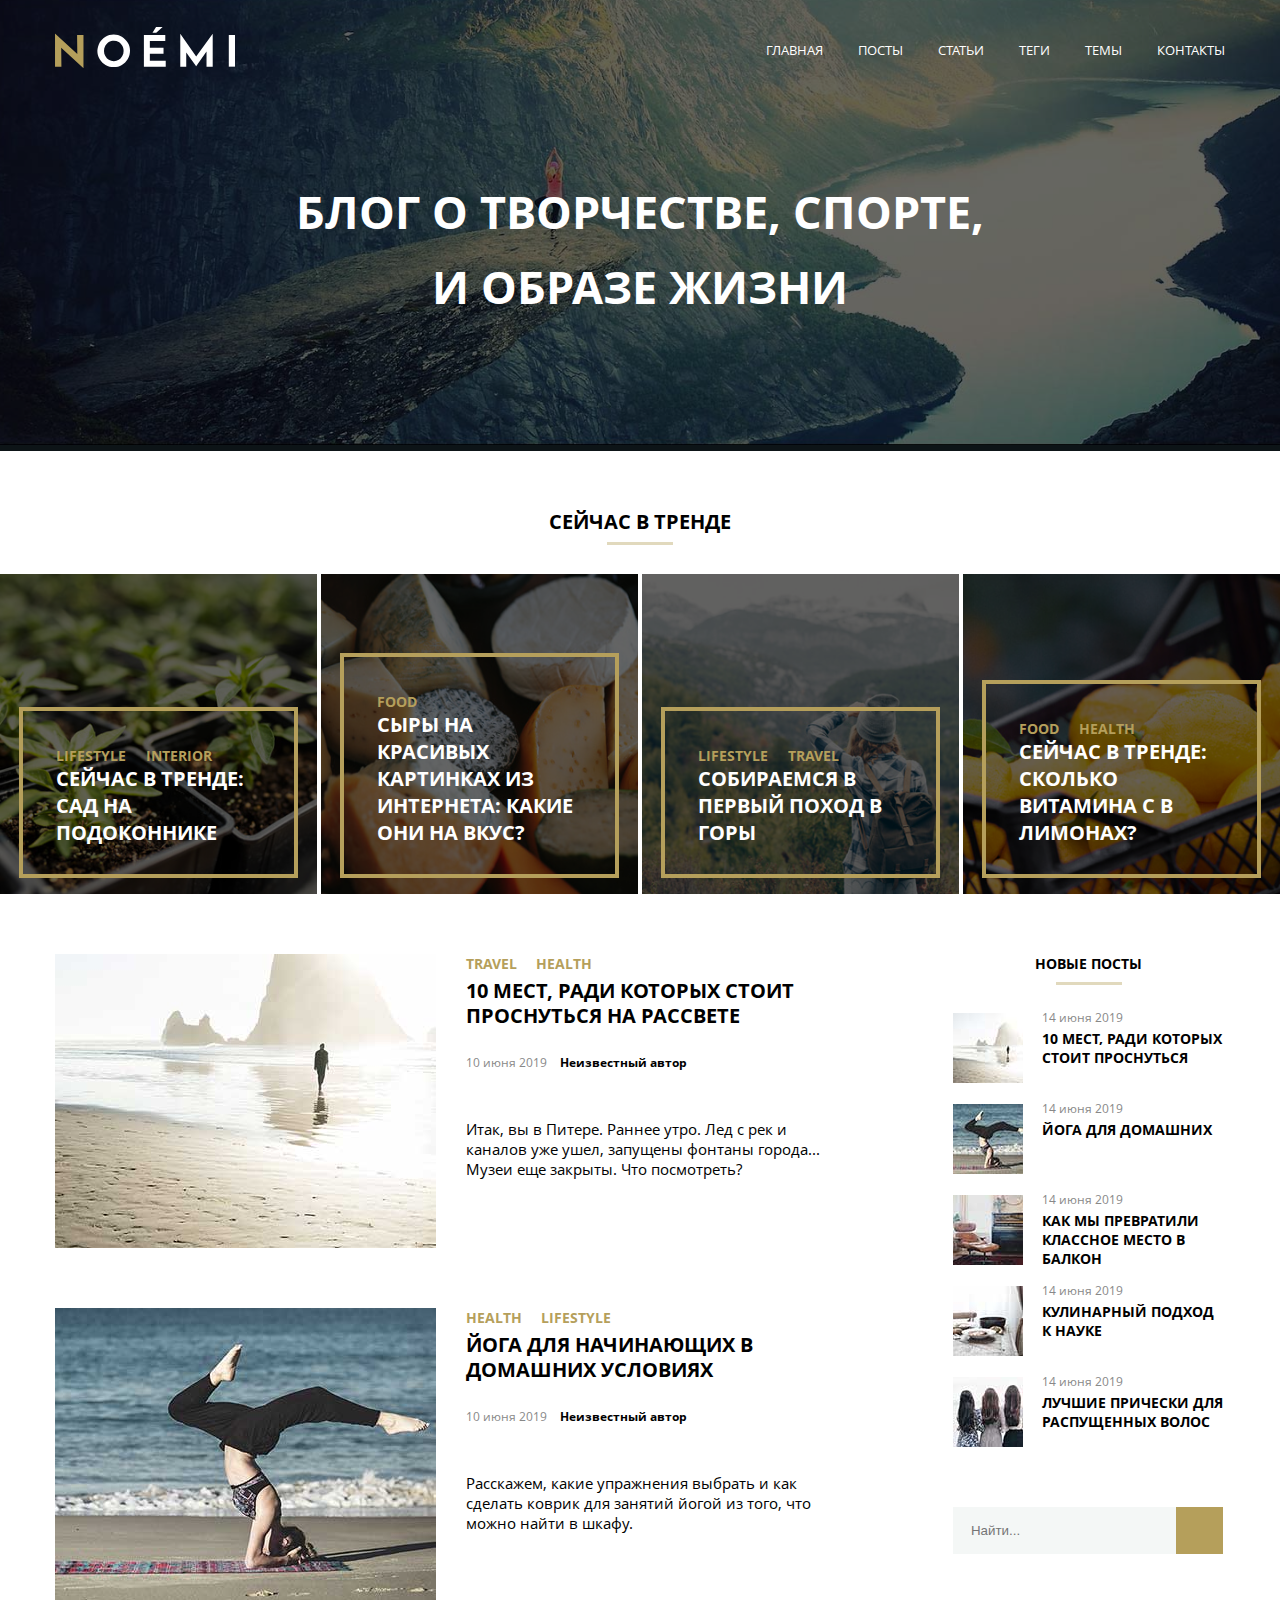
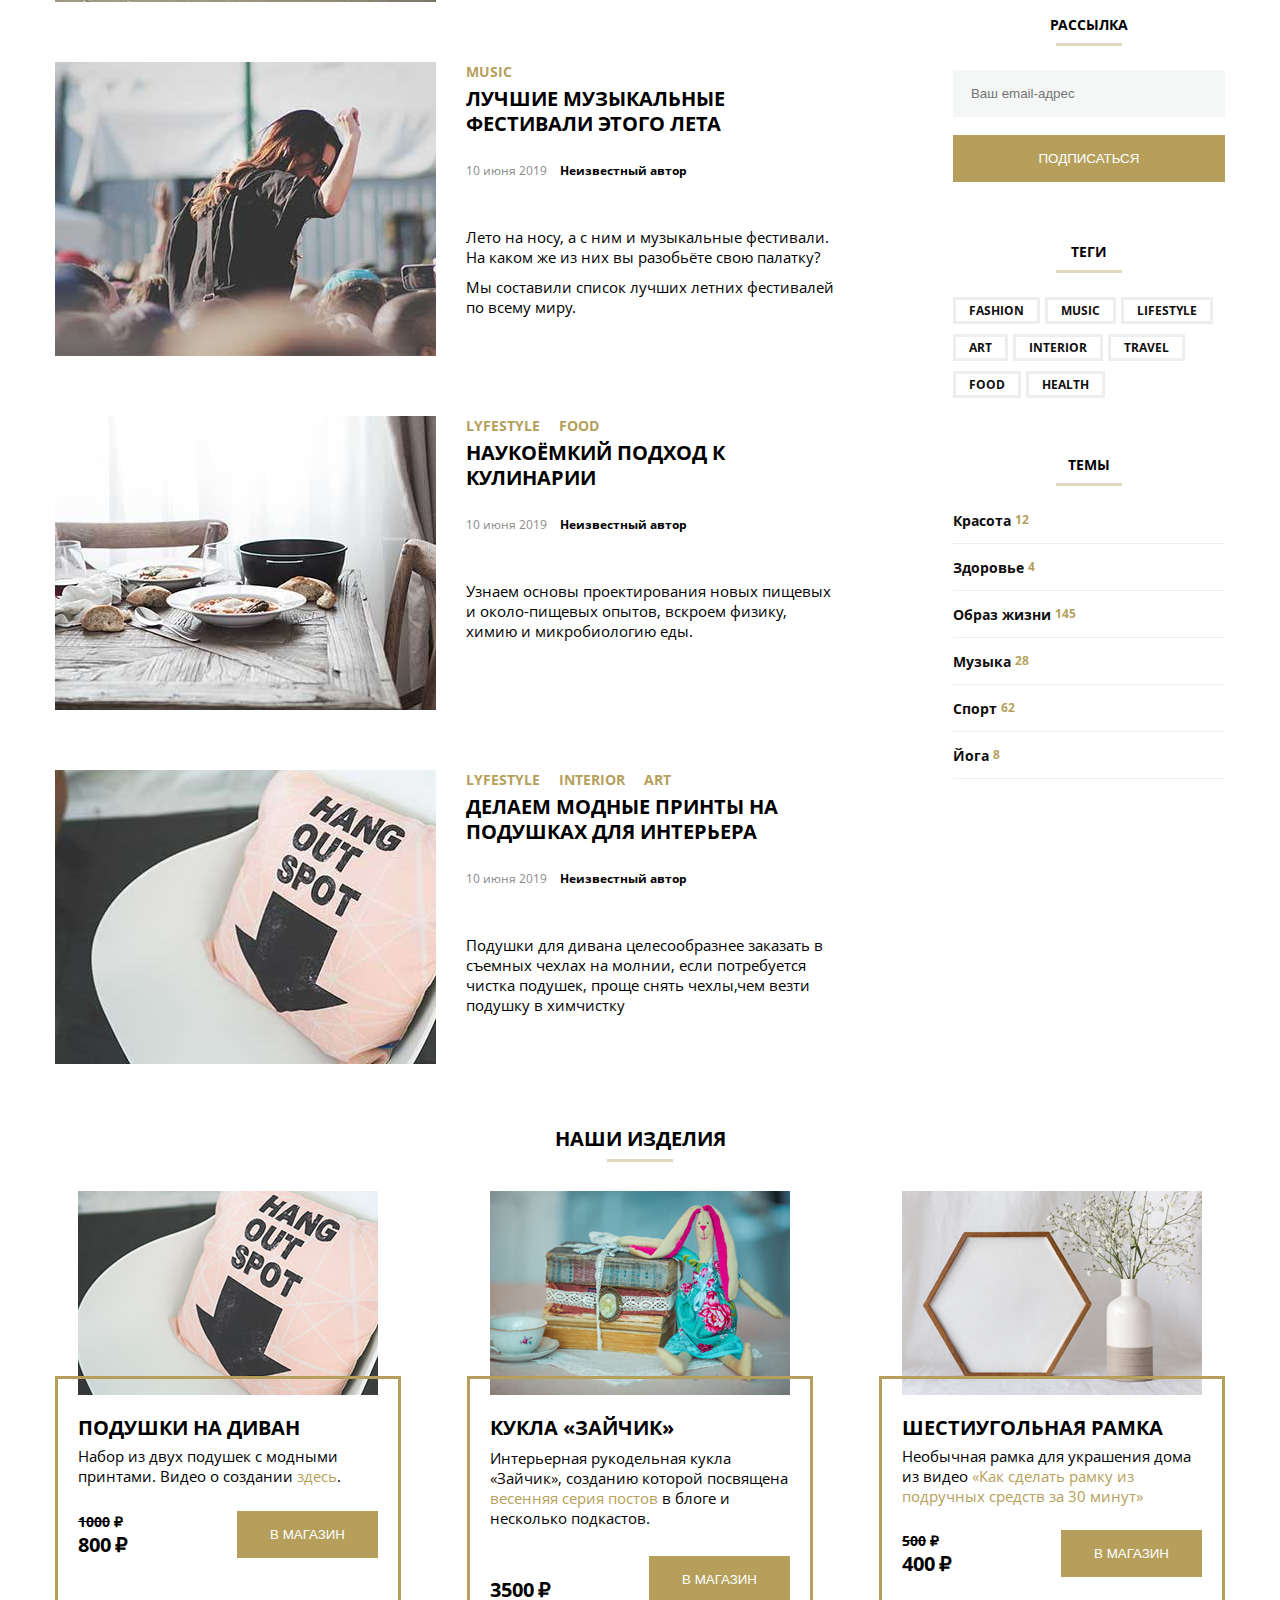
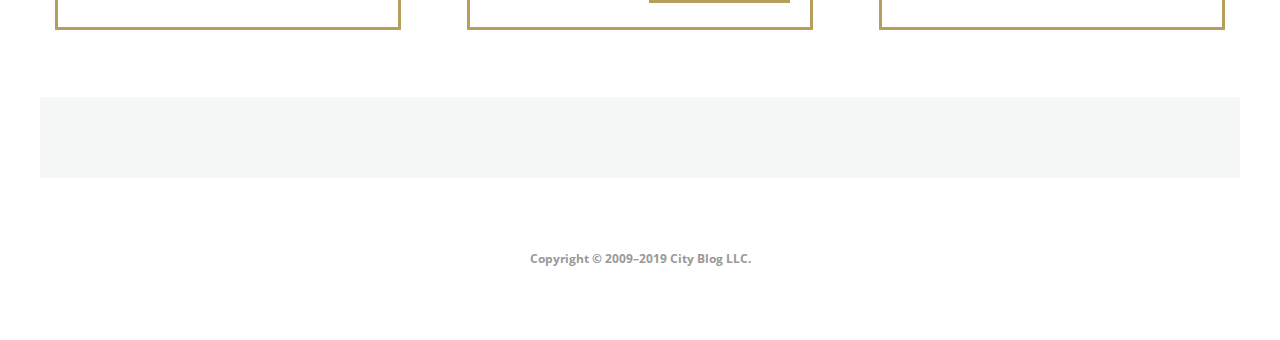
<file: index.html>
<!DOCTYPE html>
<html lang="ru">
<head>
	<meta charset="UTF-8">
	<meta name="viewport" content="width=device-width, initial-scale=1.0">
	<title>Anatoliy's Netogy project</title>
	<meta name="description" content="Progect Netogy by Anatoliy">
	<link rel="stylesheet" type="text/css" href="css/styles.css">
</head>
<body>
	<header class="header">
		<div class="header__menu">
			<div class="logo">
				<a href="#"><img class="logo-img" src="svg/noemi-logo.svg" alt="Logo NOEMI" width="180"></a>
			</div>
			<nav>
				<button class="sandwich">
					<div class="menu_list_sandwich"></div>
					<div class="menu_list_sandwich"></div>
					<div class="menu_list_sandwich"></div>
				</button>
				<ul class="menu_list">
					<li class="menu_list_item"><a href="#" class="menu_list_button">Главная</a></li>
					<li class="menu_list_item"><a href="#" class="menu_list_button">Посты</a></li>
					<li class="menu_list_item"><a href="#" class="menu_list_button">Статьи</a></li>
					<li class="menu_list_item"><a href="#" class="menu_list_button">Теги</a></li>
					<li class="menu_list_item"><a href="#" class="menu_list_button">Темы</a></li>
					<li class="menu_list_item"><a href="#" class="menu_list_button">Контакты</a></li>
				</ul>
			</nav> 
		</div>
		<div class=" logo_mobile"><a href="#"><img class="logo_mobile_img" src="svg/noemi-logo.svg" alt="Logo NOEMI" width="269"></a></div>
		<h1 class="header__content">Блог о творчестве, спорте, и образе жизни</h1>
		
	</header>
	<section class="section">
			<h2 class="section-title">Сейчас в тренде</h2>
			<div class="trends">
				<div class="trend trend-box-first">
					<div class="trend-content">
						<ul class="trend-hashtag">
                           <li class="trend-hashtag-item trend-hashtag-item-first"><a href="#" class="trend-hashtag-link">Lifestyle</a></li>
						   <li class="trend-hashtag-item"><a href="#" class="trend-hashtag-link">INTERIOR</a> </li>
						</ul>
						<p class="trend-content-paragraphs">Сейчас в тренде: сад на подоконнике</p>
					</div>
				</div>
				<div class="trend trend-box-second">
					<div class="trend-content">
						<ul class="trend-hashtag">
                           <li class="trend-hashtag-item trend-hashtag-item-first"><a href="#" class="trend-hashtag-link">food</a></li>
						</ul>
						<p class="trend-content-paragraphs">сыры на красивых  картинках из интернета: какие они на вкус?</p>
					</div>
				</div>
				<div class="trend trend-box-third">
					<div class="trend-content">
						<ul class="trend-hashtag">
                           <li class="trend-hashtag-item trend-hashtag-item-first"><a href="#" class="trend-hashtag-link">Lifestyle</a></li>
						   <li class="trend-hashtag-item"><a href="#" class="trend-hashtag-link">travel</a> </li>
						</ul>
						<p class="trend-content-paragraphs">СОБИРАЕМСЯ В ПЕРВЫЙ ПОХОД В ГОРЫ</p>
					</div>
				</div>
				<div class="trend trend-box-fourth">
					<div class="trend-content">
						<ul class="trend-hashtag">
                           <li class="trend-hashtag-item trend-hashtag-item-first"><a href="#" class="trend-hashtag-link">food</a></li>
						   <li class="trend-hashtag-item"><a href="#" class="trend-hashtag-link">health</a> </li>
						</ul>
						<p class="trend-content-paragraphs">Сейчас в тренде: сКОЛЬКО ВИТАМИНА c В ЛИМОНАХ?</p>
					</div>
				</div>
			</div>
		</section>
	<div class="content">
		 
		<main class="main">
			<article class="article">
				<div class="article__img">
					<img class="article-previewbox-img" src="img/last-post1.jpg" alt="post1">
				</div>
				
				<div class="article__content">
					<ul class="article__hashtag">
						<li class="article__hashtag_list"><a href="#" class="article__hashtag_link">Travel</a></li>
						<li class="article__hashtag_list"><a href="#" class="article__hashtag_link">HEALTH</a></li>
					</ul>
					<h2 class="article_heading"><a href="#" class="article__heading">10 мест, ради которых стоит проснуться на рассвете</a></h2>
					<div class="article__content_date">
						<p class="article__content_date_paragraphs">10 июня 2019</p>
						<a class="article__content_date_link" href="#">Неизвестный автор</a>

					</div>
					<div class="article__content_text">
						<p class="article__content_text_paragraphs">Итак, вы в Питере. Раннее утро. Лед с рек и каналов уже ушел, запущены фонтаны города... Музеи еще закрыты. Что посмотреть?</p>
				    </div>
					
				</div>
			</article>
			<article class="article">
				<div class="article__img">
					<img class="article-previewbox-img" src="img/last-post2.jpg" alt="post2">
				</div>
				<div class="article__content">
					<ul class="article__hashtag">
						<li class="article__hashtag_list"><a href="#" class="article__hashtag_link">HEALTH</a></li>
						<li class="article__hashtag_list"><a href="#" class="article__hashtag_link">lifestyle</a></li>
					</ul>
					<h2 class="article_heading"><a href="#" class="article__heading">Йoга для начинающих в домашних условиях</a></h2>
					<div class="article__content_date">
						<p class="article__content_date_paragraphs">10 июня 2019</p>
						<a class="article__content_date_link" href="#">Неизвестный автор</a>

					</div>
					<div class="article__content_text">
						<p class="article__content_text_paragraphs">Расскажем, какие упражнения выбрать и как сделать коврик для занятий йогой из того, что можно найти в шкафу.</p>
				    </div>
				</div>
			</article>
			<article class="article">
				<div class="article__img">
					<img class="article-previewbox-img" src="img/last-post3.jpg" alt="post3">
				</div>
				<div class="article__content">
					<ul class="article__hashtag">
						<li class="article__hashtag_list"><a href="#" class="article__hashtag_link">MUSIC</a></li>
						<li class="article__hashtag_list"><a href="#" class="article__hashtag_link"></a></li>
					</ul>
					<h2 class="article_heading"><a href="#" class="article__heading">Лучшие музыкальные фестивали этого лета</a></h2>
					<div class="article__content_date">
						<p class="article__content_date_paragraphs">10 июня 2019</p>
						<a class="article__content_date_link" href="#">Неизвестный автор</a>

					</div>
					<div class="article__content_text">
						<p class="article__content_text_paragraphs">Лето на носу, а с ним и музыкальные фестивали. На каком же из них вы разобьёте свою палатку?</p>
						<p class="article__content_text_paragraphs">Мы составили список лучших летних фестивалей по всему миру.</p>
				    </div>
				</div>
			</article>
			<article class="article">
				<div class="article__img">
					<img class="article-previewbox-img" src="img/last-post4.jpg" alt="post4">
				</div>
				<div class="article__content">
					<ul class="article__hashtag">
						<li class="article__hashtag_list"><a href="#" class="article__hashtag_link">LYFESTYLE</a></li>
						<li class="article__hashtag_list"><a href="#" class="article__hashtag_link">FOOD</a></li>
					</ul>
					<h2 class="article_heading"><a href="#" class="article__heading">Наукоёмкий подход к кулинарии</a></h2>
					<div class="article__content_date">
						<p class="article__content_date_paragraphs">10 июня 2019</p>
						<a class="article__content_date_link" href="#">Неизвестный автор</a>

					</div>
					<div class="article__content_text">
						<p class="article__content_text_paragraphs">Узнаем основы проектирования новых пищевых и около-пищевых опытов, вскроем физику, химию и микробиологию еды.</p>
				    </div>
				</div>
			</article>
			<article class="article">
				<div class="article__img">
					<img class="article-previewbox-img" src="img/last-post5.jpg" alt="post5">
				</div>
				<div class="article__content">
					<ul class="article__hashtag">
						<li class="article__hashtag_list"><a href="#" class="article__hashtag_link">LYFESTYLE</a></li>
						<li class="article__hashtag_list"><a href="#" class="article__hashtag_link">INTERIOR</a></li>
						<li class="article__hashtag_list"><a href="#" class="article__hashtag_link">art</a></li>
					</ul>
					<h2 class="article_heading"><a href="#" class="article__heading">делаем модные принты на подушках для интерьера </a></h2>
					<div class="article__content_date">
						<p class="article__content_date_paragraphs">10 июня 2019</p>
						<a class="article__content_date_link" href="#">Неизвестный автор</a>

					</div>
					<div class="article__content_text">
						<p class="article__content_text_paragraphs">Подушки для дивана целесообразнее заказать в съемных чехлах на молнии, если потребуется чистка подушек, проще снять чехлы,чем везти подушку в химчистку</p>
				    </div>
				</div>
			</article>
			
		</main>
		<aside class="aside">
			<div class="aside-block new__posts">
				<h3 class="aside-title">Новые посты</h3>
				<div class="posts">
					<div class="new__post new__post_first">
						<div class="new__post_img">
							<img src="img/2.jpg" alt="new__post_1">
						</div>
						<div class="new__post_content">
							<p class="new__post_content_paragraph">14 июня 2019</p>
							<h3 class="new__post_content_heading">
								<a class="new__post_content_link" href="#">10 мест, ради которых стоит проснуться</a>
							</h3>
						</div>
					</div>
					<div class="new__post">
						<div class="new__post_img">
							<img src="img/151.jpg" alt="new__post_2">
						</div>
						<div class="new__post_content">
							<p class="new__post_content_paragraph">14 июня 2019</p>
							<h3 class="new__post_content_heading">
								<a class="new__post_content_link" href="#">Йога для домашних</a>
							</h3>
						</div>
					</div>
					<div class="new__post">
						<div class="new__post_img">
							<img src="img/45.jpg" alt="new__post_3">
						</div>
						<div class="new__post_content">
							<p class="new__post_content_paragraph">14 июня 2019</p>
							<h3 class="new__post_content_heading">
								<a class="new__post_content_link" href="#">как мы превратили классное место в балкон</a>
							</h3>

						</div>
					</div>
					<div class="new__post">
						<div class="new__post_img">
							<img src="img/501.jpg" alt="new__post_4">
						</div>
						<div class="new__post_content">
							<p class="new__post_content_paragraph">14 июня 2019</p>
							<h3 class="new__post_content_heading">
								<a class="new__post_content_link" href="#">Кулинарный подход к науке</a>
							</h3>
						</div>
					</div>
					<div class="new__post">
						<div class="new__post_img">
							<img src="img/7.jpg" alt="new__post_5">
						</div>
						<div class="new__post_content">
							<p class="new__post_content_paragraph">14 июня 2019</p>
							<h3 class="new__post_content_heading">
								<a class="new__post_content_link" href="#">лучшие прически для распущенных волос</a>
							</h3>
						</div>
					</div>	
				</div>
				
				<form class="new__search">
					<label class="new__search-group">
						<span class="hidden">Поле ввода</span>
						<input class="field search-field" name="query" placeholder="Найти..." required>
					</label>
						
					<button class="button search-button">
						<span class="hidden">Поле ввода</span>
					</button>
					
                </form>
			</div>
			<div class="aside-block mailing">
				<h3 class="aside-title">Рассылка</h3>
				<form class="mailing__search">
					<label class="mailing__search-group">
						<span class="hidden">Поле ввода</span>
						<input class="field field__mailing" name="query" placeholder="Ваш email-адрес" required>
					</label>	
					
					<button class="button button__mailing"> Подписаться</button>
					
				</form>	
			</div>
			<div class="aside-block tags">
				<h3 class="aside-title">Теги</h3>
				<ul class="tags_list">
					<li class="tags_list_item"><a class="tags_list_item_link" href="#">Fashion</a></li>
					<li class="tags_list_item"><a class="tags_list_item_link" href="#">MuSiC</a></li>
					<li class="tags_list_item"><a class="tags_list_item_link" href="#">Lifestyle</a></li>
					<li class="tags_list_item"><a class="tags_list_item_link" href="#">ART</a></li>
					<li class="tags_list_item"><a class="tags_list_item_link" href="#">Interior</a></li>
					<li class="tags_list_item"><a class="tags_list_item_link" href="#">travel</a></li>			
					<li class="tags_list_item"><a class="tags_list_item_link" href="#">FOOD</a></li>
					<li class="tags_list_item"><a class="tags_list_item_link" href="#">HEALTH</a></li>
				</ul>
			</div>
			<div class="aside-block themes">
				<h3 class="aside-title">Темы</h3>
				<ul class="themes">
					<li class="themes__list">
						<a href="#" class="themes__item">Красота</a> 
						<div class="themes__item-badge">12</div>						
					</li>

					<li class="themes__list">
						<a href="#" class="themes__item">Здоровье</a> 
						<div class="themes__item-badge">4</div>						
					</li>

					<li class="themes__list">
						<a href="#" class="themes__item">Образ жизни</a> 
						<div class="themes__item-badge">145</div>				
					</li>

					<li class="themes__list">
						<a href="#" class="themes__item">Музыка</a> 
						<div class="themes__item-badge">28</div>						
					</li>

					<li class="themes__list">
						<a href="#" class="themes__item">Спорт</a> 
						<div class="themes__item-badge">62</div>						
					</li>

					<li class="themes__list">
						<a href="#" class="themes__item">Йога</a> 
						<div class="themes__item-badge">8</div>						
					</li>

				</ul>	
			</div>
		</aside>
		<section class="section section_2">
			<h2 class="section-title goods-heading">Наши изделия</h2>
			<div class="goods">
				<div class="goods-section">
					<picture class="goods-content-logo">
						<source class="goods-img" srcset="img/shop-item-desk1.jpg" media="(min-width: 1200px)">
						<source class="goods-img" srcset="img/shop-item-tablet1.jpg" media="(min-width: 641px)">
						<source class="goods-img" srcset="img/shop-item-mobile1.jpg" media="(max-width: 640px)">
						<img class="goods-img" src="img/shop-item-desk1.jpg" alt="Картинка">
					</picture>
					<div class="goods-content">	
						<h2 class="goods-content-heading">Подушки на диван</h2> 
						<p class="goods-content-paragraphs">Набор из двух подушек с модными принтами. Видео о создании <a href="#" class="goods-content-paragraphs-link">здесь</a>.</p>
						<div class="goods-shop goods-shop-one">
							<div class="goods-shop-prices">
								<span class="goods-shop-price goods-shop-price-old">
									<span class="goods-shop-value">1000</span>
									<span class="goods-shop-rub"> ₽</span>
								</span>
								<span class="goods-shop-price">
									<span class="goods-shop-value">800</span>
									<span class="goods-shop-rub"> ₽</span>
								</span>
							</div>
							<button class="goods-content-button button">В магазин</button>
						</div>   
						
					</div>
					
				</div>	

				<div class="goods-section">
					<picture class="goods-content-logo">
						<source class="goods-img" srcset="img/shop-item-desk2.jpg" media="(min-width: 1200px)">
						<source class="goods-img" srcset="img/shop-item-tablet2.jpg" media="(min-width: 641px)">
						<source class="goods-img" srcset="img/shop-item-mobile2.jpg" media="(max-width: 640px)">
						<img class="goods-img" src="img/shop-item-desk3.jpg" alt="Картинка">
					</picture>
					<div class="goods-content">	
						<h2 class="goods-content-heading">Кукла «Зайчик»</h2> 
						<p class="goods-content-paragraphs">Интерьерная рукодельная кукла «Зайчик», созданию которой посвящена <a href="#" class="goods-content-paragraphs-link">весенняя серия постов</a> в блоге и несколько подкастов.</p>
                        <div class="goods-shop goods-shop-two">
							<div class="goods-shop-prices">
								<span class="goods-shop-price goods-shop-price-old">
									<span class="goods-shop-value"></span>
									<span class="goods-shop-rub"></span>
								</span>
								<span class="goods-shop-price">
									<span class="goods-shop-value">3500</span>
									<span class="goods-shop-rub"> ₽</span>
								</span>
							</div>
							<button class="goods-content-button button">В магазин</button>
						</div>   
					</div>
				</div>
                <div class="goods-section">
					<picture class="goods-content-logo">
						<source class="goods-img" srcset="img/shop-item-desk3.jpg" media="(min-width: 1200px)">
						<source class="goods-img" srcset="img/shop-item-tablet3.jpg" media="(min-width: 641px)">
						<source class="goods-img" srcset="img/shop-item-mobile3.jpg" media="(max-width: 640px)">
						<img class="goods-img" src="img/shop-item-desk3.jpg" alt="Картинка">
					</picture>
					<div class="goods-content">	
						<h2 class="goods-content-heading">Шестиугольная рамка</h2> 
						<p class="goods-content-paragraphs">Необычная рамка для украшения дома из видео   <a href="#" class="goods-content-paragraphs-link">«Как сделать рамку из подручных средств за 30 минут»</a></p>
                        <div class="goods-shop goods-shop-three">
							<div class="goods-shop-prices">
								<span class="goods-shop-price goods-shop-price-old">
									<span class="goods-shop-value">500</span>
									<span class="goods-shop-rub"> ₽</span>
								</span>
								<span class="goods-shop-price">
									<span class="goods-shop-value">400</span>
									<span class="goods-shop-rub"> ₽</span>
								</span>
							</div>
							<button class="goods-content-button button">В магазин</button>
						</div>   
					</div>
				</div>	
			</div>
		</section>
	</div>
	<footer class="footer">
		<ul class="social">
			<li class="social_item social_item_first">
				<a href="#" class="social__logo twitter">
					<span class="hidden">Иконка twitter</span>
			    </a>
		    </li>
			<li class="social_item">
				<a href="#" class="social__logo pinterest">
					<span class="hidden">Иконка pinterest</span>
			    </a>
			</li>
			<li class="social_item">
				<a href="#" class="social__logo tumblr">
					<span class="hidden">Иконка tumblr </span>
			    </a>
			</li>
		</ul>
		<div class="copyright">
			<a class="copyright_link" href="#"> Copyright © 2009–2019 City Blog LLC.</a>
		</div>
	</footer>

	<div class="popup__wrapper _hidden">

		<div class="popub">
			<div class="popub-closure">
				<img class="popub-closure-img" src=".//svg/form-x.svg">
			</div>
           <h2 class="popub-heading">Ваш фидбек</h2>
		   <div class="popub-content">
			<div class="select">
				<label class="select-group">
					<span class="select-label">Как часто вы заходите на сайт?</span>
					<select class="select-label-popub">
						<option class="first option" selected>Почти каждый день</option>
						<option class="second option">Раз в несколько дней</option>
						<option class="third option">Раз в несколько недель</option>
						<option class="fourth option">Несколько раз в год</option>
					</select>
				</label>
			</div>
			<div class="input-radio">
				<span class="input-radio-span">Вы подписаны на e-mail рассылку?</span>
				<label class="input-group">
					<input type="radio" name="subscription" class="input-group__popub">
					<span class="input-group__text">Да</span>
				</label>
				<label class="input-group">
					<input type="radio" name="subscription" class="input-group__popub">
					<span class="input-group__text">Нет</span>
				</label>
			</div>
            <div class="input-form">
				<span class="input-text">Расскажите, какой контент вы хотели бы  видеть на нашем сайте?</span>
				<textarea name="message" class="field-popub" placeholder="Может, больше рецептов?"></textarea>
			</div>
			<div class="button-popab">
				<button class="button button-popub-send">Отправить</button>
			</div>
		  </div>
		</div>
	</div>
</body>
</html>
</file>
<file: css/styles.css>
@font-face {
	font-family:'OpenSans';
	src: url(../fonts/OpenSans-Regular.woff);
	font-weight: 400;
	font-style: normal;
}

@font-face {
	font-family: 'OpenSans';
	src: url(../fonts/OpenSans-Bold.woff);
	font-weight: 700;
	font-style: normal;
}

body {
	font-family: OpenSans;
	font-weight: bold;
	font-size: 14px;
	margin: 0;
    padding: 0;
    box-sizing: border-box;
}

a {
	text-decoration: none;
}

ul {
    list-style-type: none;
    margin-block-start: 0;
    margin-block-end: 0;
    margin-inline-start: 0;
    margin-inline-end: 0;
    padding-inline-start: 0;
}

.header {
	background-color: #22333b;
	background-image: url("../img/banner-bg.jpg");
	background-position: -10px -6px;
	background-repeat: no-repeat;
	background-size: cover;
	position: relative; 
	z-index: 0;
	padding:  27px 0 127px 0;
	margin: 0 auto;
}

.header:before {
	content: '';
	display: block;
	width: 100%;
	height: 100%;
	position: absolute;
	top: 0;
	left: 0;
	right: 0;
	bottom: 0;
	background-color: #000000;
	opacity: 0.6;
	z-index: -1; 
}

.header__menu {
	display: flex;
	font-family: OpenSans;
	font-weight: 400;
	align-items: center;
	justify-content: space-between;
    max-width: 1170px;
    margin: auto;
    padding: 0 15px;
}

.menu_list {
	display: flex;
	margin: 0;
	padding: 0;
}

.menu_list_button {
	color: #ffffff;
	font-size: 13px;
	text-transform: uppercase;
}

.menu_list_button:hover {
	text-decoration: underline;
	text-shadow: 0 0 0 #ffffff;
}

.menu_list_item:not(:first-child){
	margin-left: 35px;
}

.header__content {
	margin: 102px auto 0;
	max-width: 700px;
	color: #ffffff;
	font-size: 45px;
	text-align: center;
	text-transform: uppercase;
	line-height: 75px;
}


@media (max-width: 1200px) {
	.sandwich {
		display: flex;
		flex-direction: column;
		height: 20px;
		justify-content: space-between;
		background-color: unset;
		padding: 0;
		border: unset;
		cursor: pointer;
		order: 1;
		margin-left: 30px;
	}

	.menu_list_sandwich {
		background-color: #eeeeee;
		width: 23px;
		height: 4px;
	}

	.sandwich:focus + .menu_list {
		display: flex;
	}

	.menu_list {
		display: none;
	}
}

@media (min-width: 641px) and (max-width: 1200px) {
	.header {
		background-image: url("../img/banner-bg-tablet.jpg");
		background-position: 0 ;
		padding: 44px 0 84px 0;
	}

	.header__content {
		/*box-sizing: border-box;
		padding: 0 31px;*/
		margin: 85px auto 28px;
		font-size: 40px;
		line-height: 55px;
	}

    nav {
		display: flex;
	}

	.header__menu {
        padding: 0 35px;
	}

	.logo_mobile {
		display: none;
	}

	.logo-img {
		width: 158px;
	}

	.menu_list {
		order: 0;
	}
 
}

@media (max-width: 640px) {
	.header {
		background-image: url("../img/banner-mobile.jpg");
		background-position: 0 ;
		padding: 32px 0 211px 0;
	}

	.logo-img {
		display: none;
	}

	.logo_mobile_img {
		margin-top: 173px;
		margin-left: auto;
   	    margin-right: auto;
        display: block;
	}

	.header__content {
		font-size: 26px;
		padding: 0 40px;
		line-height: 36px;
		margin-top: 34px;
	}

}

.content {
	display: flex;
	max-width: 1200px;
	margin-left: auto;
	margin-right: auto;
	padding: 60px 15px 0;
	flex-wrap: wrap; 
	justify-content: center;
	box-sizing: border-box;
}

.section {
	width: 100%;
	margin-top: 57px;
}

.section-title {
	font-size: 20px;
	text-transform: uppercase;
	margin: 0;
	text-align: center;
}

.section-title::after {
	display: block;
    content: "";
	width: 66px;
	height: 3px;
	background-color: #e1d9bd;
	margin: 7px auto 29px;
}

.trends {
	display: flex;
	align-items: stretch;
}

.trend {
	width: 25%;
	background-repeat: no-repeat;
	background-size: cover;
	position: relative; 
	z-index: 0;
	display: flex;
	justify-content: center;
	align-items: flex-end;
	padding: 0 19px 16px;
	text-transform: uppercase;
	box-sizing: border-box;
}

.trend:before {
	content: '';
	display: block;
	width: 100%;
	height: 100%;
	position: absolute;
	top: 0;
	left: 0;
	right: 0;
	bottom: 0;
	background-color: #000000;
	opacity: 0.6;
	z-index: -1; 
}

@media (min-width: 1201px) {
	.trend {
		height: 320px;
	}
	.trend:nth-last-child(n+2) {
		margin-right: 4px;
  	}

	.sandwich {
		display: none;
	} 
	.logo_mobile {
		display: none;
	}
}

.trend-content {
	padding: 35px 29px 28px 33px;
	border: 4px solid #b59f5b;
	box-sizing: border-box;
}

.trend-hashtag {
	display: flex;
	margin: 0;
	padding: 0;
}

.trend-hashtag-item-first {
	margin-right: 20px;
}

.trend-hashtag-link {
	font-size: 14px;
	color: #b59f5b;
	text-transform: uppercase;
	text-decoration: none;
}

.trend-hashtag-link:hover {
	text-decoration: underline;
}

.trend-content-paragraphs {
	color: #ffffff;
	font-size: 20px;
	margin: 0;
	padding: 0;
}

.trend-content-paragraphs:hover {
     color: #b59f5b;
}

.trend-box-first {
	background-image: url(../img/trend1.jpg);
}

.trend-box-second {
	background-image: url(../img/trend2.jpg);
}

.trend-box-third {
	background-image: url(../img/trend3.jpg);
}

.trend-box-fourth {
	background-image: url(../img/trend4.jpg);
}
@media (max-width: 1200px) {
	.trends {
		flex-wrap: wrap;
		row-gap: 4px;
	}
	.trend {
		width: 100%;
		height: 247px;
		background-position: bottom;
	}
	
}

@media (min-width: 641px) and (max-width: 1200px) {
    .section {
		margin-top: 44px;
	}

	.section-title {
		font-size: 18px;
	}

	.section-title::after {
		margin: 10px auto 20px;
	}

	.trends {
		gap: 4px;
	}

	.trend {
		width: calc(50% - 2px);
		height: 247px;
		background-position: bottom;
	}

	.trend-content {
		padding-left: 30px;
		padding-top: 30px;
	}

	.trend-hashtag-item {
		margin-bottom: 5px;
	}

	.trend-content-paragraphs {
		font-size: 17px;
	}
}

@media (max-width:640px) {
	.section {
		margin-top: 39px;
	}

	.section-title {
		font-size: 16px;
	}

	.section-title::after {
		margin-bottom: 25px;
	}

	.trend {
		height: 231px;;
		padding-left: 14px;
		padding-right: 14px;
	}

	.trend-content {
		padding-left: 19px;
		padding-bottom: 23px;
		padding-top: 29px;
	}

	.trend-hashtag {
		margin-bottom: 5px;
	}

	.trend-content-paragraphs {
		font-size: 16px;
	}
}

.main {
	width: 67%;
}

.article {
	display: flex;
	margin-top: 56px;
}

.article:first-child {
	margin-top: 0;
}

.article__img {
	width: 381px;
	margin-right: 30px;	 
}

.article__content{
	box-sizing: border-box;
}

.article__hashtag {
	display: flex;
}

.article_heading {
	margin-top: 5px;
    line-height: 25px;
    margin-bottom: 26px;
}

.article__heading  {
	text-transform: uppercase;
	font-size: 20px;
	color: #000000;
}

.article__heading:hover {
	color: #b59f5b;
}

.article__hashtag_link {
	text-decoration: none;
	text-transform: uppercase;
	color: #b59f5b;
}

.article__hashtag_link:hover {
	text-decoration: underline;
}

.article__hashtag_list {
	margin-right: 19px;
}

.article__hashtag_list:last-child {
	margin-right: 0;
}

.article__content_date_paragraphs {
	font-family: OpenSans;
	font-weight: 400;
	font-size: 12px;
	color: #888888;
	margin-top: 0;
	margin-bottom: 0;
}

.article__content_date {
	display:flex;
	align-items: baseline;
}

.article__content_date_link {
	color: #000000;
	font-size: 12px;
	margin-left: 13px;   
}

.article__content_text {
	margin-top: 48px;
} 

.article__content_text_paragraphs {
	font-size: 15px;
	font-family: OpenSans;
	font-weight: 400;
	color: #000000;
	margin: 0;
}

.article__content_text_paragraphs:not(:first-child) {
	margin-top: 10px;
}

.aside {
	width: 272px;
	margin-left: 114px;
}

.aside-block {
	box-sizing: border-box
}

.aside-title {
	font-size: 14px;
	margin-left: auto;
	margin-right: auto;
	text-transform: uppercase;
	margin: 0;
	text-align: center;
}

.aside-title::after {
	display: block;
    content: "";
	width: 66px;
	height: 3px;
	background-color: #e1d9bd;
	margin: 9px auto 23px;
}

.new__posts {
	margin-bottom: 61px;
}

.new__post {
	display: flex;
	height: 70px;
	margin-top: 21px;
}

.new__post_first {
	margin-top: 24px;
}

.new__post_img {
	padding-top: 4px;
}

.new__post_content {
	margin-left: 19px; 
}

.new__post_content_paragraph {
	font-family: OpenSans;
	font-weight: 400;
	font-size: 12px;
	color: #888888;
	margin: auto auto 3px;
}

.new__post_content_heading {
	font-size: inherit;
	margin: 0;
}

.new__post_content_link {
	color: #000000;
	text-transform: uppercase;
	margin-bottom: 0;
	line-height: 18px;
}

.new__post_content_link:hover {
	color: #b59f5b;
}

.new__search {
	display: flex;
	flex-wrap: wrap;
	margin: 64px auto 0;
}

.field {
	box-sizing: border-box;
	height: 47px;
	border: none;
	background-color: #f4f7f6; 
	padding: 0 18px;
	width: 100%;
	outline: none;
}

.field:focus {
	border: 1px solid #b59f5b;
}

.search-field {
	width: 223px;
}

.button {
	box-sizing: border-box;
	width: 47px;
	height: 47px;
	border: none;
	background-color: #b59f5b;
	text-transform: uppercase;
	color: #ffffff;
	cursor: pointer;
}

.button:hover {
	background-color: #323232;
}

.search-button {
	background-image: url('https://netology-code.github.io/html-2-diploma/sources/images/search.svg');
	background-position: center center;
	background-repeat: no-repeat;
    background-size: 20px;
}

.mailing {
	margin-bottom: 60px;
}

.mailing__search {
	margin-top: 24px;
}

.hidden {
    position: absolute;
    width: 1px;
    height: 1px;
    margin: -1px;
    padding: 0;
    border: 0;
    clip: rect(0 0 0 0);
    overflow: hidden;
}

.field__mailing {
    margin-bottom: 18px;
}

.button__mailing {
	width: 100%;
}

.tags {
	margin-bottom: 47px;
}

.tags_list {
	display: flex;
	align-content: flex-start;
	flex-wrap: wrap;
	margin-top: 24px;
}

.tags_list_item {
	margin: 0 5px 10px 0;
}

.tags_list_item_link {
	font-size: 12px;
	color: #0f0d0e;
	padding: 2px 13px;
	border: 3px solid #eeeeee;
	text-transform: uppercase;
	display: block;
}

.tags_list_item_link:hover {
	border-color: #b59f5b;
	text-shadow: 0 0 0 #0f0d0e;
}

.themes {
	margin-top: 25px;
}

.themes__list {
	padding-bottom: 13px;
	border-bottom: 1px solid #eeeeee;
	margin-bottom: 14px;
	display: flex;
}

.themes__item {
	color: #0f0d0e;
	position: relative;
}

.themes__item:hover {
	color: #b59f5b;
}

.themes__item-badge {
	font-size: 12px;
	margin-left: 4px;
	vertical-align: sub;
	color: #b59f5b;
}

.goods {
	display: flex;
	justify-content: space-between;
	padding: 0 23px;
}

.goods-section {
	display: flex;
	flex-direction: column;
}

.goods-content {
	max-width: 300px;
	display: flex;
	justify-content: start;
	flex-wrap: wrap;
	outline: 3px solid #b59f5b;
	outline-offset: 20px ;
	align-items: stretch;
	flex-grow: 1;
}

.goods-content-heading {
     font-size: 20px;
	 margin: 15px 0 5px;
	 padding: 0;
	 text-transform: uppercase;
}

.goods-content-paragraphs {
	font-size: 15px;
	margin: 0 0 24px;
	padding: 0;
	font-family: OpenSans;
	font-weight: 400;
}

.goods-content-paragraphs-link {
	color: #b59f5b;
}

.goods-content-paragraphs-link:hover {
	text-decoration: underline;
}

.goods-shop {
	display: flex;
	justify-content: space-between;
	align-items: flex-end;
	width: 300px;
}

.goods-shop-one {
	padding-bottom: 49px;
}

.goods-shop-two {
	padding-bottom: 4px;
}

.goods-shop-three {
	padding-bottom: 30px;
}

.goods-shop-price {
	display: flex;
	font-size: 20px;
	font-weight: bold;
}

.goods-shop-price-old {
	text-decoration: line-through;
	font-size: 14px;
}

.goods-shop-rub {
	margin-left: 4px;
}

.goods-content-button {
	width: 47%;
	max-height: 50px;	
}

@media (max-width: 1200px) {
	.article {
		flex-direction: column;
	}

	.article__img {
		width: 100%;
		margin-right: 0;
	}

	.article-previewbox-img {
		width: 100%;
	}

	.article::after {
		display: block;
		content: "";
		width: 100%;
		height: 3px;
		background-color: #eeeeee;
		margin: 19px auto 0;
	}

	.goods {
	    flex-wrap: wrap;
		row-gap: 52px;
	}

}

@media (min-width: 641px) and (max-width: 1200px) {
	.content {
		padding: 44px 35px 0;
	}

	.main {
		width: calc(100% - 307px);
	}

	.aside {
		margin-left: 35px;
	}

	.article:last-child::after {
		display: none;
	}

	.article__hashtag {
		margin-top: 10px;
	}

	.article__heading {
		font-size: 17px;
	}

	.article__content_text {
		margin-top: 32px;
	}

	.article {
		margin-top: 43px;
	}

	.section_2 {
		margin-top: 63px;
	}

	.goods {        
		column-gap: 68px;
		margin-top: 26px;
		justify-content: flex-start;
	}
	
	.goods-section {
		width: calc(50% - 34px);
	}

	.goods-img {
		max-width: 100%;
	}

	.goods-content-heading {
		margin-bottom: 0;
		font-size: 19px;
	}

	.goods-shop-three {
		padding-bottom: 12px;
	}
}

@media (max-width: 640px) {
	.content {
		padding-top: 40px;
	}

	.main {
		width: 100%;
	}

	.article {
		margin-top: 35px;
	}

	.article__hashtag {
		margin-top: 8px;
	}

	.article_heading {
		margin-top: 7px;
        line-height: 18px;
        margin-bottom: 17px;
	}

	.article__heading {
		font-size: 16px;
	}

	.article__content_text {
		margin-top: 13px;
		line-height: 20px;
	}

	.article__content_text_paragraphs {
		font-size: 14px;
	}

	.aside {
		margin-top: 40px;
		margin-left: 0;
		width: 100%;
	}

	.aside-title {
		font-size: 16px;
	}

	.new__search {
		margin-top: 68px;
	}

	.new__search-group {
		width: calc(100% - 47px);
	}

	.search-field {
		width: 100%;
	}

	.new__posts {
		margin-bottom: 40px;
	}

	.mailing {
		margin-bottom: 40px;
	}

	.tags {
		margin-bottom: 29px;
	}

	.tags_list_item {
		margin: 0 4px 11px 0;
	}

	.themes {
		margin-top: 24px;
	}

	.section_2 {
		margin-top: 28px;
	}

	.goods {
		row-gap: 49px;
	}

	.goods-heading {
		margin-bottom: 30px;
	}

	.goods-content {
		max-width: 285px;
	}

	.goods-content-heading {
		font-size: 16px;
		margin-top: 17px;
	}

	.goods-shop-one {
		padding-bottom: 7px;
	}

	.goods-shop-three {
		padding-bottom: 4px;
	}

}

.footer {
	max-width: 1200px;
	padding: 0 15px;
	margin: 90px auto 73px auto; 
}

.social {
	width: auto;
	background-color: #f4f7f6;
	display: flex;
	justify-content: center;
	align-items: center;
	padding-top: 30px;
	padding-bottom: 30px; 
}

.social_item_first {
	margin-left: 0;
}

.social_item {
	margin-left: 15px;
}

.copyright {
	text-align: center;
	margin-top: 70px;
}

.copyright_link {
	color: #999999;
	font-size: 12px;
}

.social__logo {
	background-repeat: no-repeat;
	background-position: center;
	display: block;
	width: 25px;
	height: 21px;
}

.twitter {
	background-image: url("https://netology-code.github.io/html-2-diploma/sources/images/social/004-twitter.svg");
}

.pinterest {
	background-image: url("https://netology-code.github.io/html-2-diploma/sources/images/social/001-pinterest.svg");
}

.tumblr {
	background-image: url("https://netology-code.github.io/html-2-diploma/sources/images/social/003-tumblr.svg");
}

@media (min-width: 641px) and (max-width: 1200px) {
	.footer {
		margin-top: 73px;
	}

	.copyright {
		margin-top: 45px;
	}
}

@media (max-width: 640px) {
	.footer {
		margin-top: 70px;
	}

	.copyright {
		margin-top: 45px;
	}

}

.popup__wrapper {
	width: 100%;
	height: 100vh;
	z-index: 1000;
	position: fixed;
	top: 0;
	background-color: #0000003b;
	display: flex;
	justify-content: center;
}

.popub {
	height: 590px;
	width: 390px;
	background-color: white;
	padding: 30px 30px 0;
	box-sizing: border-box;
	margin-top: 243px;
	position: relative;
}

.popub-closure-img {
	width: 19px;
	height: 19px;
	position: absolute;
	top: -25px;
	right: 0;
}

.popub-content {
	display: flex;
	flex-direction: column;
	font-size: 13px;
	font-family: OpenSans;
	font-weight: 400;
}

.popub-heading {
	text-align: center;
	text-transform: uppercase;
	font-size: 20px;
}

.popub-heading::after {
	display: block;
	content: "";
	width: 66px;
	height: 3px;
	background-color: #e1d9bd;
	margin: 9px auto 23px; 
}

.select-label {
	display: block;
	font-size: 13px;
	font-family: OpenSans;
	font-weight: 400;
	margin-bottom: 13px;
}

.select-label-popub {
	display: inline-block;
    box-sizing: border-box;
    width: 100%;
    height: 48px;
    padding-left: 20px;
    padding-right: 25px;
    margin: 0;
    background-color: #f9f9f9;
    appearance: none;
	background-image: url(../svg/form-arrows.svg);
	background-repeat: no-repeat;
	background-position: right 5px center;
	background-size: 10px;
	border: none;
}

.select-label-popub:hover {
	border: 1px solid #b59f5b;
}

.input-radio {
	margin-top: 26px;
}

.input-radio-span {
	display: block;
	margin-bottom: 5px;
}

.input-group {
	margin-right: 12px;
}

.input-group__popub {
	display: none;
}

.input-group__text::before {
	content: "";
	display: inline-block;
	vertical-align: middle;
	background-image: url(../svg/form-empty-circle.svg);
	width: 18px;
	height: 18px;
	background-size: 18px;
	margin-right: 5px;
}

.input-group__popub:checked + .input-group__text::before {
	background-image: url(../svg/form-circle.svg);
}

.input-form {
	display: flex;
	flex-direction: column;
	margin-top: 33px;
}

.input-text {
	margin-bottom: 9px;
}

.field-popub {
	height: 131px;
	background-color: #f4f7f6;
	border: none;
	box-sizing: border-box;
	padding: 21px;
	resize: none;
}

.field-popub:hover {
	border: 1px solid #b59f5b;
}

.button-popub-send {
	width: 100%;
	margin-top: 21px;
	font-family: OpenSans;
	font-weight: bold;
}

@media (max-width: 640px) {
	.popub {
		width: 321px;
		height: 546px;
		margin-top: 55px;
		padding: 14px 19px 0;
	}

	.popub-heading {
		font-size: 16px;
	}
}
._hidden {
	display: none;
}
</file>
